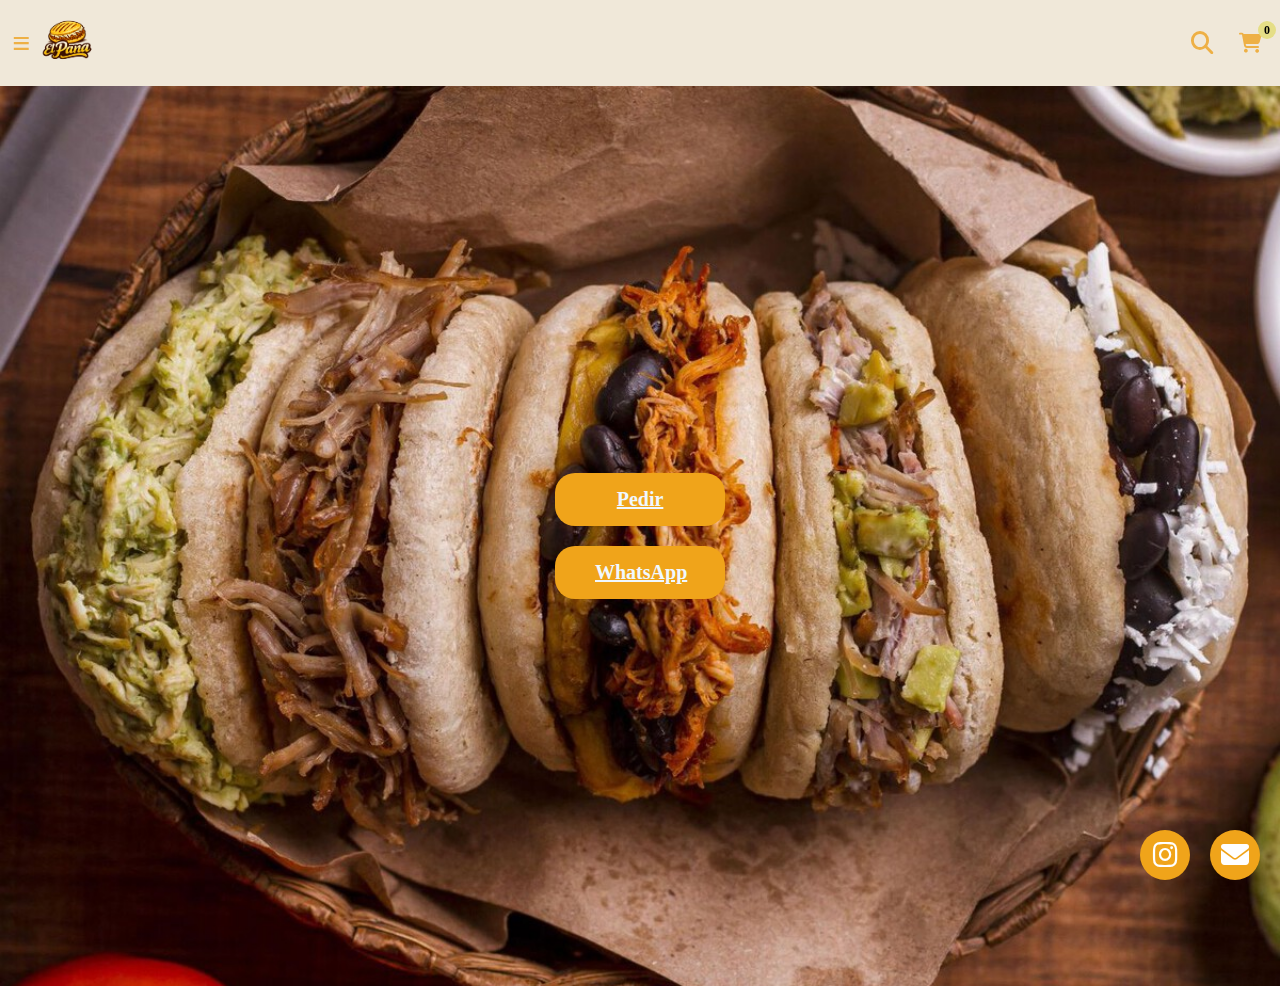
<file: index.html>
<!DOCTYPE html>
<html lang="es">
<head>
    <meta charset="UTF-8">
    <meta name="viewport" content="width=device-width, initial-scale=1.0">
    <title>El Pana</title>

    <link rel="stylesheet" href="styles.css">
    <link
        rel="stylesheet"
        href="https://cdnjs.cloudflare.com/ajax/libs/font-awesome/6.5.1/css/all.min.css">
    <link rel="icon" href="fotos\logo mini .png" type="image/png">
</head>

<body>

    <!-- HEADER DINÁMICO -->
    <div id="header-container"></div>

    <main class="profile">
        <div class="profile__data-container">
    <div class="carousel">
        <div class="carousel__track">
            <img class="carousel__img" src="fotos/1200_900.jpeg" alt="Arepas El Pana">
            <img class="carousel__img" src="fotos/arepas web principal 2.png" alt="Arepas El Pana">
            <img class="carousel__img" src="fotos/arepas web principal 3.png" alt="Arepas El Pana">
        </div>
    </div>

    <div class="profile__overlay">
        <a class="button" href="productos.html">Pedir</a>
        <a class="button" href="https://wa.me/5493516994795?text=Hola,%20quiero%20hacer%20un%20pedido" target="_blank">WhatsApp</a>
    </div>

    <div class="social-icons">
        <a href="https://www.instagram.com/" target="_blank"><i class="fa-brands fa-instagram"></i></a>
        <a href="mailto:elpanacba@gmail.com"><i class="fa-solid fa-envelope"></i></a>
    </div>
</div>


        </div>
    </main>

    <!-- MODAL HORARIOS -->
<dialog id="schedule-modal" class="modal">
    <div class="modal__content">
        <form method="dialog">
            <button class="modal__close-button" aria-label="Cerrar">
            ✕
            </button>
        </form>

        <h2 class="modal__title">Horarios</h2>
        <p class="modal__text">Lunes a Viernes: 11:00 – 23:00</p>
        <p class="modal__text">Sábados y Domingos: 12:00 – 00:00</p>
    </div>
</dialog>

    <script src="script.js"></script>
    <script>
    const track = document.querySelector('.carousel__track');
    const slides = document.querySelectorAll('.carousel__img');

    // Clonamos la primera imagen
    const firstClone = slides[0].cloneNode(true);
    track.appendChild(firstClone);

    let index = 0;
    const totalSlides = slides.length;
    const slideWidth = track.clientWidth;

    setInterval(() => {
        index++;
        track.style.transition = "transform 0.8s ease-in-out";
        track.style.transform = `translateX(-${index * 100}%)`;

        if (index === totalSlides) {
            setTimeout(() => {
                track.style.transition = "none";
                track.style.transform = "translateX(0)";
                index = 0;
            }, 800);
        }
    }, 3500);
    </script>
<script src="products-data.js"></script>
<script src="script.js"></script>

</body>
</html>
</file>
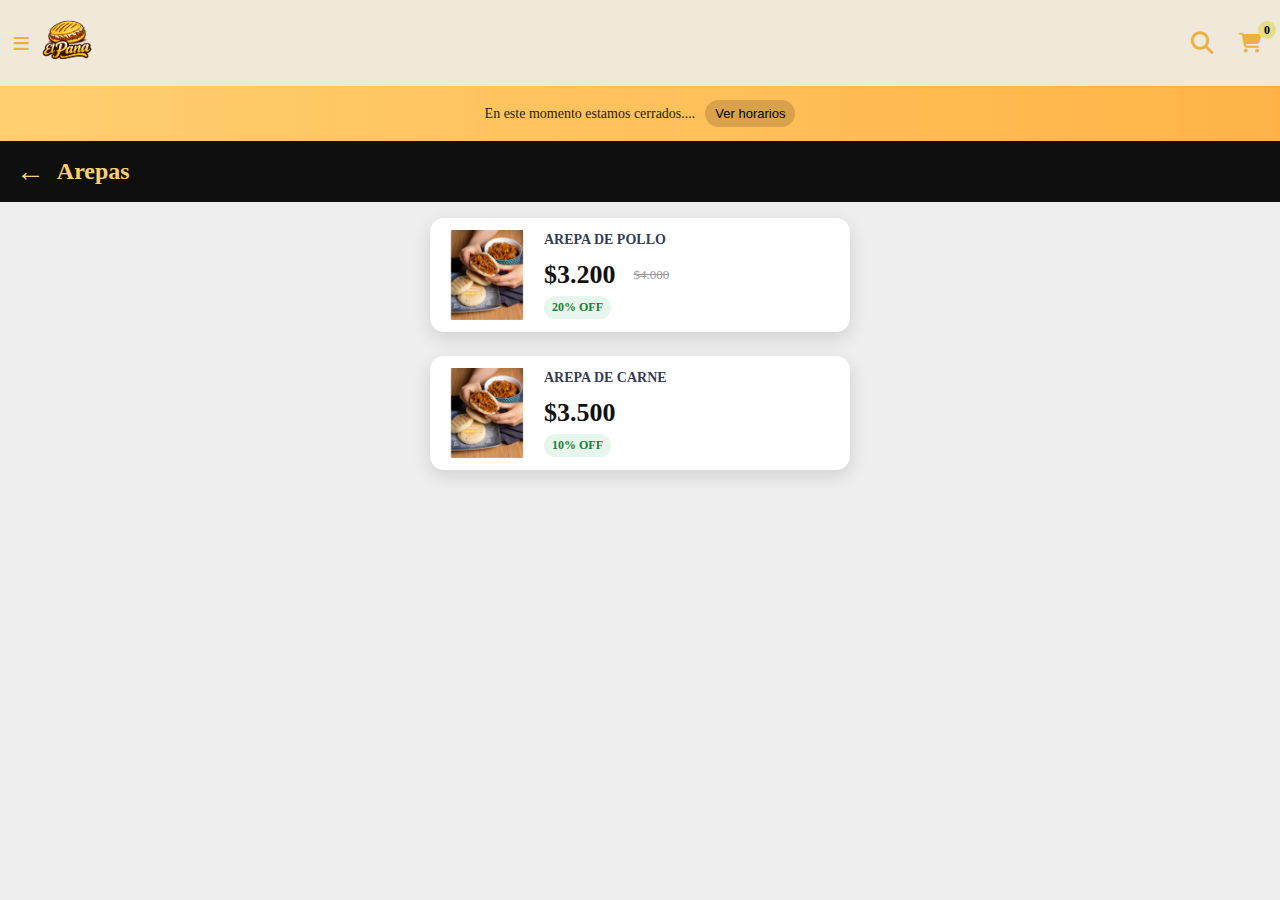
<file: arepassection.html>
<!DOCTYPE html>
<html lang="es">
<head>
    <meta charset="UTF-8">
    <meta name="viewport" content="width=device-width, initial-scale=1.0">
    <title>Arepas</title>

    <link rel="stylesheet" href="styles.css">
    <link rel="stylesheet" href="https://cdnjs.cloudflare.com/ajax/libs/font-awesome/6.5.1/css/all.min.css">
</head>
<body>

<div id="header-container"></div>

<div id="status-bar" class="status-bar hidden">
    <span>En este momento estamos cerrados....</span>
    <button id="open-schedule">Ver horarios</button>
</div>

<main class="product__page">

    <div class="section-titlearepa">
        <button class="back-button" onclick="history.back()">←</button>
        <h1>Arepas</h1>
    </div>

    <div class="product-list">

        <div class="product-row" data-id="arepa-pollo">
            <img src="fotos/arepa carne producto 1.png" alt="Arepa pollo">
            <div class="product-info">
                <h3>AREPA DE POLLO</h3>
                <div class="price">
                    <span class="price-current">$3.200</span>
                    <span class="price-old">$4.000</span>
                </div>
                <span class="discount">20% OFF</span>
            </div>
        </div>

        <div class="product-row" data-id="arepa-carne">
            <img src="fotos/arepa carne producto 1.png" alt="Arepa carne">
            <div class="product-info">
                <h3>AREPA DE CARNE</h3>
                <div class="price">
                    <span class="price-current">$3.500</span>
                </div>
                <span class="discount">10% OFF</span>
            </div>
        </div>

    </div>
</main>

<dialog id="schedule-modal">
    <div class="modal__content">
        <h2 class="modal__title">Horarios</h2>
        <p>Lunes a Viernes: 11:00 – 23:00</p>
        <p>Sábados y Domingos: 12:00 – 00:00</p>
        <button class="modal__close-button">✕</button>
    </div>
</dialog>

<!-- ORDEN CORRECTO -->
<script src="products-data.js"></script>
<script src="script.js"></script>

</body>
</html>

<script>
/* ===== HORARIOS ===== */
(function () {
    const statusBar = document.getElementById("status-bar");
    if (!statusBar) return;

    function isOpenNow() {
        const now = new Date();
        const day = now.getDay();

        let openHour = (day >= 1 && day <= 5) ? 11 : 12;
        let closeHour = (day >= 1 && day <= 5) ? 23 : 24;

        const openTime = new Date(now);
        openTime.setHours(openHour, 0, 0, 0);

        const closeTime = new Date(now);
        closeTime.setHours(closeHour, 0, 0, 0);

        return now >= openTime && now < closeTime;
    }

    if (!isOpenNow()) {
        statusBar.classList.remove("hidden");
    }

    document.getElementById("open-schedule")?.addEventListener("click", e => {
        e.preventDefault();
        document.getElementById("schedule-modal").showModal();
    });
})();
</script>

<script>
/* ===== BUSCADOR UNIVERSAL ===== */
const params = new URLSearchParams(window.location.search);
const searchValue = params.get("search");

if (searchValue) {
    const products = document.querySelectorAll(".product-row");
    const value = searchValue.toLowerCase();

    products.forEach(product => {
        const text = product.textContent.toLowerCase();
        product.style.display = text.includes(value) ? "flex" : "none";
    });
}
</script>

</body>
</html>
</file>
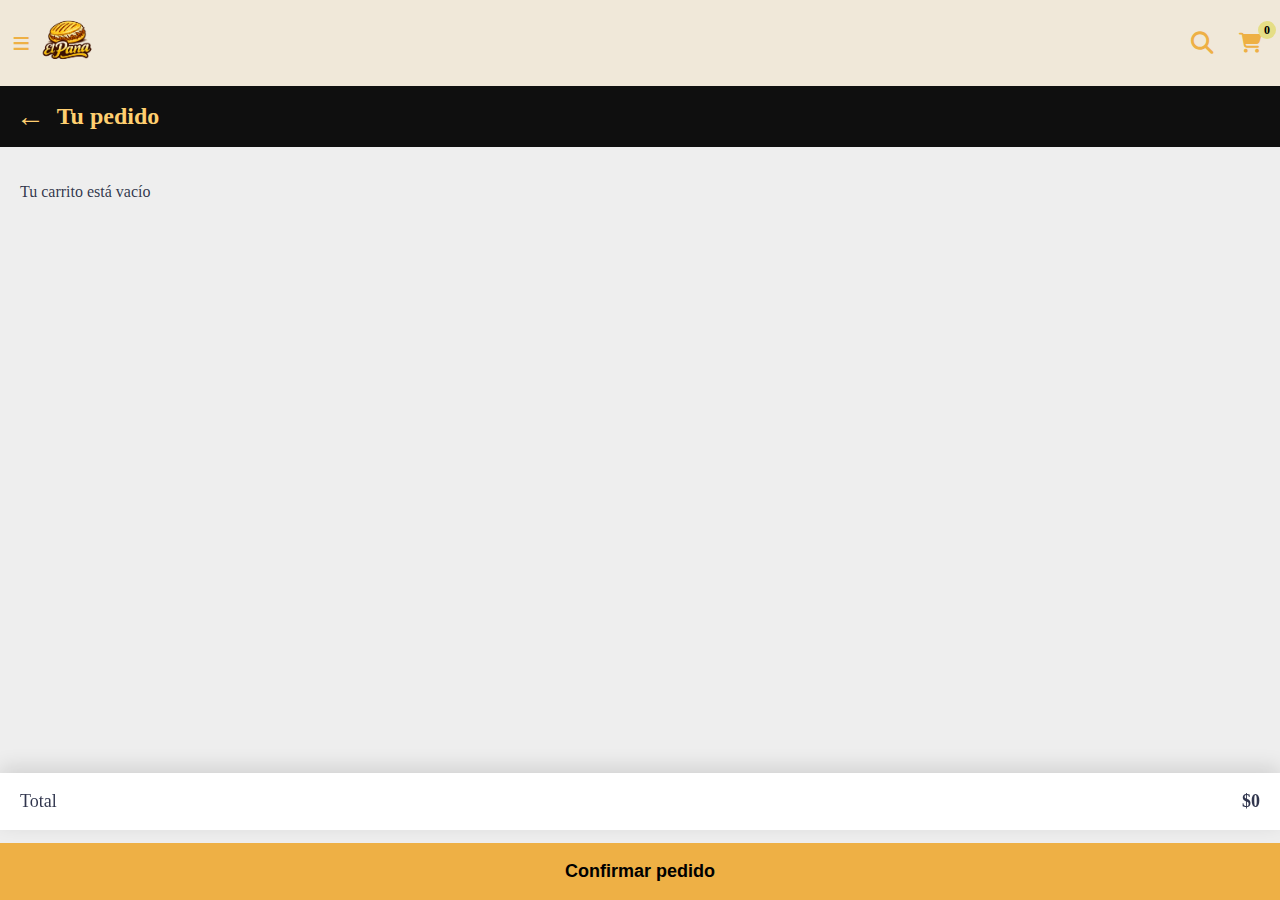
<file: carrito.html>
<!DOCTYPE html>
<html lang="es">
<head>
    <meta charset="UTF-8">
    <title>Tu pedido</title>
    <meta name="viewport" content="width=device-width, initial-scale=1.0">
    <link rel="stylesheet" href="styles.css">
    <link rel="stylesheet" href="https://cdnjs.cloudflare.com/ajax/libs/font-awesome/6.5.1/css/all.min.css">
</head>

<body>

<div id="header-container"></div>

<main class="cart-page">

    <div class="section-titlearepa">
        <button class="back-button" onclick="history.back()">←</button>
        <h1>Tu pedido</h1>
    </div>

    <div id="cart-list"></div>

    <div class="cart-summary">
        <span>Total</span>
        <strong id="cart-total">$0</strong>
    </div>

    <button class="confirm-button" id="confirm-order">
        Confirmar pedido
    </button>

</main>

<script src="products-data.js"></script>
<script src="script.js"></script>

<script>
/* ================= HEADER ================= */
fetch("header.html")
    .then(r => r.text())
    .then(html => {
        document.getElementById("header-container").innerHTML = html;
        updateCartCount();
    });

/* ================= CARRITO ================= */
const cartList = document.getElementById("cart-list");
const totalEl = document.getElementById("cart-total");

function getCart() {
    return JSON.parse(localStorage.getItem("cart")) || [];
}

function saveCart(cart) {
    localStorage.setItem("cart", JSON.stringify(cart));
    renderCart();
    updateCartCount();
}

/* ================= CONTADOR HEADER ================= */
function updateCartCount() {
    const el = document.getElementById("cart-count");
    if (!el) return;
    const cart = getCart();
    el.textContent = cart.reduce((sum, i) => sum + i.quantity, 0);
}

/* ================= RENDER ================= */
function renderCart() {
    const cart = getCart();
    cartList.innerHTML = "";

    if (cart.length === 0) {
        cartList.innerHTML = "<p style='padding:20px'>Tu carrito está vacío</p>";
        totalEl.textContent = "$0";
        return;
    }

    let total = 0;

    cart.forEach((item, index) => {
        const subtotal = item.priceUnit * item.quantity;
        total += subtotal;

        const div = document.createElement("div");
        div.className = "cart-item";

        div.innerHTML = `
            <div class="cart-item-info">
                <h3>${item.name}</h3>

                ${item.salsa ? `<p><strong>Salsa:</strong> ${item.salsa}</p>` : ""}

                ${item.rellenos && item.rellenos.length
                    ? `<p><strong>Extras:</strong> ${item.rellenos.join(", ")}</p>`
                    : ""}

                ${item.note ? `<p><em>${item.note}</em></p>` : ""}
            </div>

            <div class="cart-item-actions">
                <button onclick="changeQty(${index}, -1)">−</button>
                <span>${item.quantity}</span>
                <button onclick="changeQty(${index}, 1)">+</button>
            </div>

            <div class="cart-item-price">
                $${subtotal}
                <button class="remove-btn" onclick="removeItem(${index})">✕</button>
            </div>
        `;

        cartList.appendChild(div);
    });

    totalEl.textContent = `$${total}`;
}

/* ================= CANTIDAD ================= */
function changeQty(index, delta) {
    const cart = getCart();
    cart[index].quantity += delta;

    if (cart[index].quantity <= 0) {
        cart.splice(index, 1);
    }

    saveCart(cart);
}

function removeItem(index) {
    const cart = getCart();
    cart.splice(index, 1);
    saveCart(cart);
}

/* ================= CONFIRMAR ================= */
document.getElementById("confirm-order").addEventListener("click", () => {
    if (getCart().length === 0) {
        alert("El carrito está vacío");
        return;
    }
    window.location.href = "checkout.html";
});

renderCart();
</script>

</body>
</html>
</file>
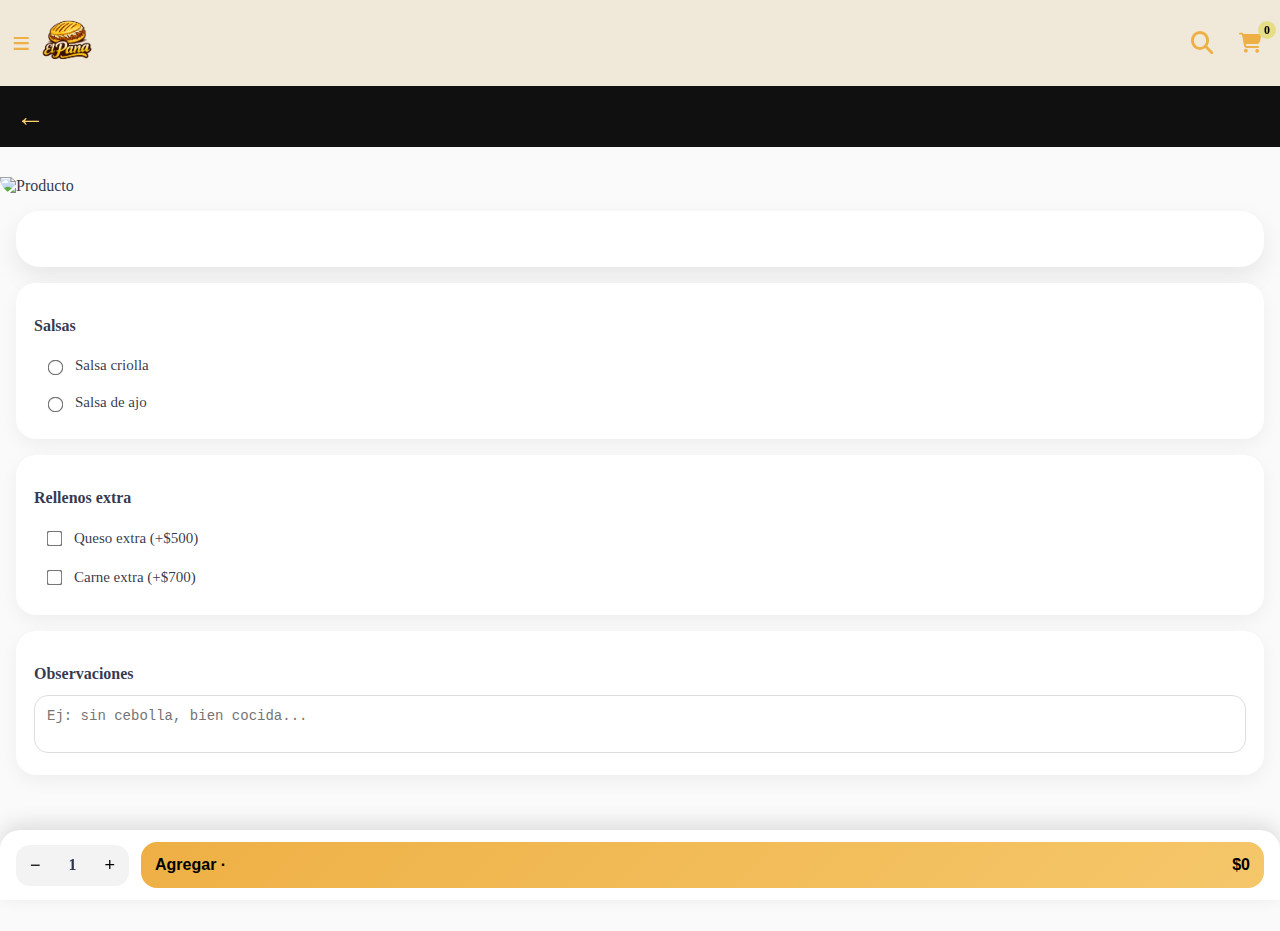
<file: detalleproductos.html>
<!DOCTYPE html>
<html lang="es">
<head>
    <meta charset="UTF-8">
    <title>Detalle Producto</title>
    <meta name="viewport" content="width=device-width, initial-scale=1.0">
    <link rel="stylesheet" href="styles.css">
    <link rel="stylesheet" href="https://cdnjs.cloudflare.com/ajax/libs/font-awesome/6.5.1/css/all.min.css">
</head>

<body>

<div id="header-container"></div>

<main class="product-detail">

    <!-- HEADER PRODUCTO -->
    <div class="section-titlearepa">
        <button class="back-button" onclick="history.back()">←</button>
        <h1 id="product-name"></h1>
    </div>

    <!-- IMAGEN -->
    <div class="product-image">
        <img id="product-img" alt="Producto">
    </div>

    <!-- INFO -->
    <div class="product-info-detail">
        <p id="product-desc"></p>

        <div class="price">
            <span class="price-current" id="base-price"></span>
        </div>
    </div>

    <!-- SALSAS -->
    <div class="options">
        <h3>Salsas</h3>
        <label><input type="radio" name="salsa" value="Criolla"> Salsa criolla</label>
        <label><input type="radio" name="salsa" value="Ajo"> Salsa de ajo</label>
    </div>

    <!-- RELLENOS -->
    <div class="options">
        <h3>Rellenos extra</h3>
        <label>
            <input type="checkbox" value="Queso extra" data-price="500">
            Queso extra (+$500)
            </label>

            <label>
            <input type="checkbox" value="Carne extra" data-price="700">
            Carne extra (+$700)
            </label>

    </div>

    <!-- OBSERVACIONES -->
    <div class="observations">
        <h3>Observaciones</h3>
        <textarea id="note" placeholder="Ej: sin cebolla, bien cocida..."></textarea>
    </div>

</main>

<!-- BARRA FIJA -->
<div class="add-bar">
    <div class="quantity">
        <button id="minus">−</button>
        <span id="qty">1</span>
        <button id="plus">+</button>
    </div>

    <button class="add-button">
        Agregar · <span id="total-price">$0</span>
    </button>
</div>

<!-- MODAL -->
<dialog id="cart-modal" class="cart-modal">
    <button class="cart-modal__close" onclick="closeCart()">×</button>
    <h3>Tu pedido</h3>
    <div id="cart-summary"></div>

    <div class="cart-actions">
        <button onclick="closeCart()">Seguir comprando</button>
        <button onclick="goToCheckout()">Confirmar pedido</button>
    </div>
</dialog>

<script src="products-data.js"></script>
<script src="script.js"></script>

<script>

/* ================= PRODUCTO ================= */
const params = new URLSearchParams(window.location.search);
const id = params.get("id");
const product = PRODUCTS.find(p => p.id === id);

let quantity = 1;
const basePrice = product.price;

document.getElementById("product-name").textContent = product.name;
document.getElementById("product-desc").textContent = product.description;
document.getElementById("product-img").src = product.image;
document.getElementById("base-price").textContent = `$${basePrice}`;

const qtyEl = document.getElementById("qty");

/* ================= CANTIDAD ================= */
plus.onclick = () => {
    quantity++;
    qtyEl.textContent = quantity;
    updatePrice();
};

minus.onclick = () => {
    if (quantity > 1) {
        quantity--;
        qtyEl.textContent = quantity;
        updatePrice();
    }
};

/* ================= PRECIO ================= */
document.querySelectorAll("input").forEach(i =>
    i.addEventListener("change", updatePrice)
);

function updatePrice() {
    let extras = 0;
    document.querySelectorAll("input[type='checkbox']:checked")
        .forEach(i => extras += Number(i.dataset.price));

    const total = (basePrice + extras) * quantity;
    document.getElementById("total-price").textContent = `$${total}`;
}

updatePrice();

/* ================= CARRITO ================= */
function getCart() {
    return JSON.parse(localStorage.getItem("cart")) || [];
}

function saveCart(cart) {
    localStorage.setItem("cart", JSON.stringify(cart));
    updateCartCount();
}

function updateCartCount() {
    const el = document.getElementById("cart-count");
    if (!el) return;
    const cart = getCart();
    el.textContent = cart.reduce((s, p) => s + p.quantity, 0);
}

/* ================= AGREGAR ================= */
document.querySelector(".add-button").onclick = () => {
    const cart = getCart();

    const salsa =
        document.querySelector("input[name='salsa']:checked")?.value || "Sin salsa";

    const rellenos = [...document.querySelectorAll("input[type='checkbox']:checked")]
        .map(i => i.parentElement.textContent.trim());

    const extrasPrice = [...document.querySelectorAll("input[type='checkbox']:checked")]
        .reduce((s, i) => s + Number(i.dataset.price), 0);

    cart.push({
        id: product.id,
        name: product.name,
        priceUnit: basePrice + extrasPrice,
        quantity: quantity,
        salsa,
        rellenos,
        note: document.getElementById("note").value
    });

    saveCart(cart);
    renderCart(cart);
    document.getElementById("cart-modal").showModal();
};

/* ================= MODAL ================= */
function renderCart(cart) {
    const box = document.getElementById("cart-summary");
    box.innerHTML = "";

    cart.forEach(p => {
        box.innerHTML += `
            <div class="cart-item">
                <strong>${p.quantity}× ${p.name}</strong>
                <div>${p.salsa}</div>
                ${p.rellenos.length ? `<small>${p.rellenos.join(", ")}</small>` : ""}
                <div>$${p.priceUnit * p.quantity}</div>
            </div>
        `;
    });
}

function closeCart() {
    document.getElementById("cart-modal").close();
}

function goToCheckout() {
    window.location.href = "carrito.html";
}
</script>

</body>
</html>
</file>
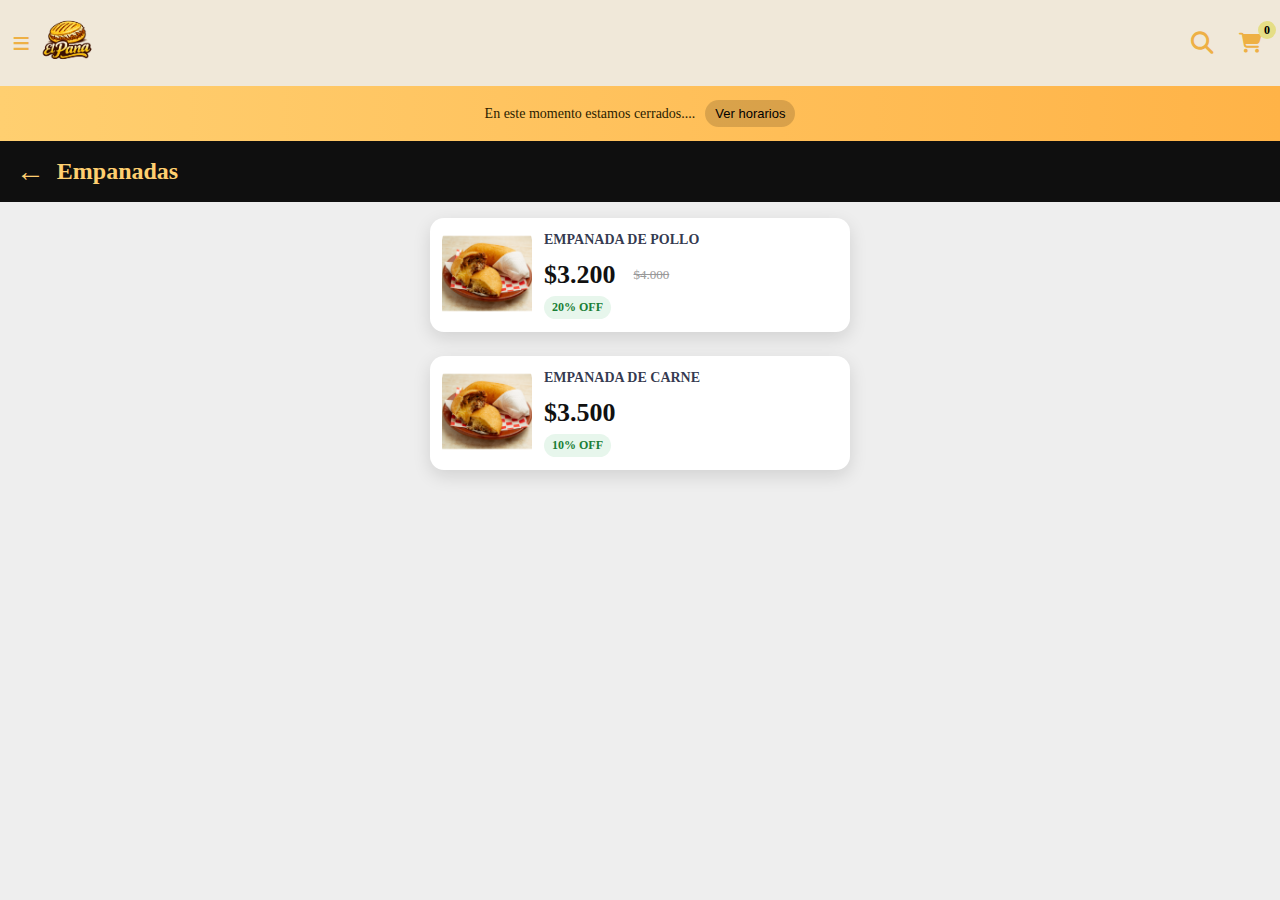
<file: empanadassection.html>
<!DOCTYPE html>
<html lang="es">
<head>
    <meta charset="UTF-8">
    <meta name="viewport" content="width=device-width, initial-scale=1.0">
    <title>Empanadas</title>

    <link rel="stylesheet" href="styles.css">
    <link rel="stylesheet" href="https://cdnjs.cloudflare.com/ajax/libs/font-awesome/6.5.1/css/all.min.css">
</head>
<body>

<div id="header-container"></div>

<div id="status-bar" class="status-bar hidden">
    <span>En este momento estamos cerrados....</span>
    <button class="schedule" id="open-schedule">Ver horarios</button>
</div>

<main class="product__page">

    <div class="section-titlearepa">
        <button class="back-button" onclick="history.back()">←</button>
        <h1>Empanadas</h1>
    </div>

    <div class="product-list">

        <div class="product-row" data-id="empanada-pollo">
            <img src="fotos\empanada carne 1.png" alt="Empanada-pollo">
            <div class="product-info">
                <h3>EMPANADA DE POLLO</h3>
                <div class="price">
                    <span class="price-current">$3.200</span>
                    <span class="price-old">$4.000</span>
                </div>
                <span class="discount">20% OFF</span>
            </div>
        </div>

        <div class="product-row" data-id="empanada-carne">
            <img src="fotos\empanada carne 1.png" alt="Empanada-carne">
            <div class="product-info">
                <h3>EMPANADA DE CARNE</h3>
                <div class="price">
                    <span class="price-current">$3.500</span>
                </div>
                <span class="discount">10% OFF</span>
            </div>
        </div>

    </div>
</main>

<dialog id="schedule-modal">
    <div class="modal__content">
        <h2 class="modal__title">Horarios</h2>
        <p>Lunes a Viernes: 11:00 – 23:00</p>
        <p>Sábados y Domingos: 12:00 – 00:00</p>
        <button class="modal__close-button">✕</button>
    </div>
</dialog>

<!-- ORDEN CORRECTO -->
<script src="products-data.js"></script>
<script src="script.js"></script>

</body>
</html>

<script>
/* ===== HORARIOS ===== */
(function () {
    const statusBar = document.getElementById("status-bar");
    if (!statusBar) return;

    function isOpenNow() {
        const now = new Date();
        const day = now.getDay();

        let openHour = (day >= 1 && day <= 5) ? 11 : 12;
        let closeHour = (day >= 1 && day <= 5) ? 23 : 24;

        const openTime = new Date(now);
        openTime.setHours(openHour, 0, 0, 0);

        const closeTime = new Date(now);
        closeTime.setHours(closeHour, 0, 0, 0);

        return now >= openTime && now < closeTime;
    }

    if (!isOpenNow()) {
        statusBar.classList.remove("hidden");
    }

    document.getElementById("open-schedule")?.addEventListener("click", e => {
        e.preventDefault();
        document.getElementById("schedule-modal").showModal();
    });
})();
</script>

<script>
/* ===== BUSCADOR UNIVERSAL ===== */
const params = new URLSearchParams(window.location.search);
const searchValue = params.get("search");

if (searchValue) {
    const products = document.querySelectorAll(".product-row");
    const value = searchValue.toLowerCase();

    products.forEach(product => {
        const text = product.textContent.toLowerCase();
        product.style.display = text.includes(value) ? "flex" : "none";
    });
}
</script>

</body>
</html>
</file>
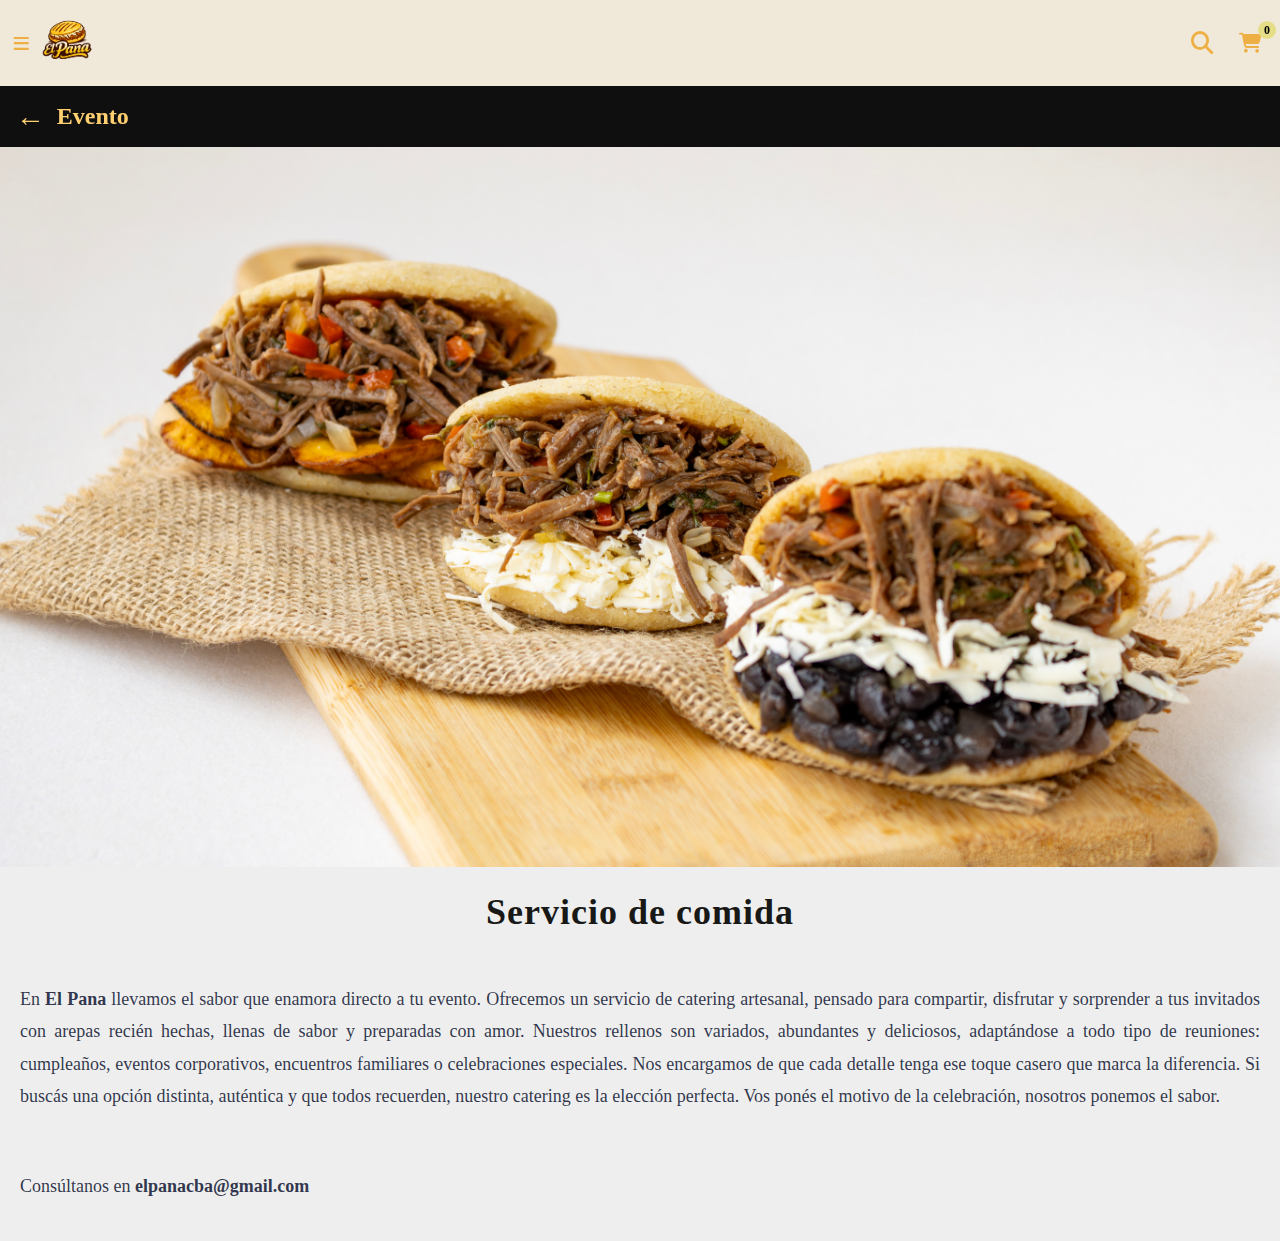
<file: evento.html>
<!DOCTYPE html>
<html lang="es">
<head>
    <meta charset="UTF-8">
    <meta name="viewport" content="width=device-width, initial-scale=1.0">
    <title>Eventos</title>
    <link rel="stylesheet" href="styles.css">
    <link rel="stylesheet" href="https://cdnjs.cloudflare.com/ajax/libs/font-awesome/6.5.1/css/all.min.css">
</head>
<body>
    <div id="header-container"></div>

    <main class="event">
    <div class="section-titlearepa">
        <button class="back-button" onclick="history.back()">←</button>
        <h1>Evento</h1>
    </div>

        <img class="page__img" src="fotos\arepas web principal 7- eventos.png" alt="Preparación de arepas">
        <h1 class="title__img">Servicio de comida</h1>
        <p class="text__img">
            En <strong>El Pana</strong> llevamos el sabor que enamora directo a tu evento.
Ofrecemos un servicio de catering artesanal, pensado para compartir, disfrutar y sorprender a tus invitados con arepas recién hechas, llenas de sabor y preparadas con amor.

Nuestros rellenos son variados, abundantes y deliciosos, adaptándose a todo tipo de reuniones: cumpleaños, eventos corporativos, encuentros familiares o celebraciones especiales. Nos encargamos de que cada detalle tenga ese toque casero que marca la diferencia.

Si buscás una opción distinta, auténtica y que todos recuerden, nuestro catering es la elección perfecta.
Vos ponés el motivo de la celebración, nosotros ponemos el sabor.

<p class="text__img">Consúltanos en <strong> elpanacba@gmail.com </strong></p>
        </p>

    <script src="script.js"></script>
    </main>
    <dialog id="schedule-modal">
    <div class="modal__content">
        <h2 class="modal__title">Horarios</h2>
        <p class="modal__text">Lunes a Viernes: 11:00 – 23:00</p>
        <p class="modal__text">Sábados y Domingos: 12:00 – 00:00</p>
        <button class="modal__close-button">✕</button>
    </div>
</dialog>
<script src="products-data.js"></script>
<script src="script.js"></script>

</body>
</html>
</file>
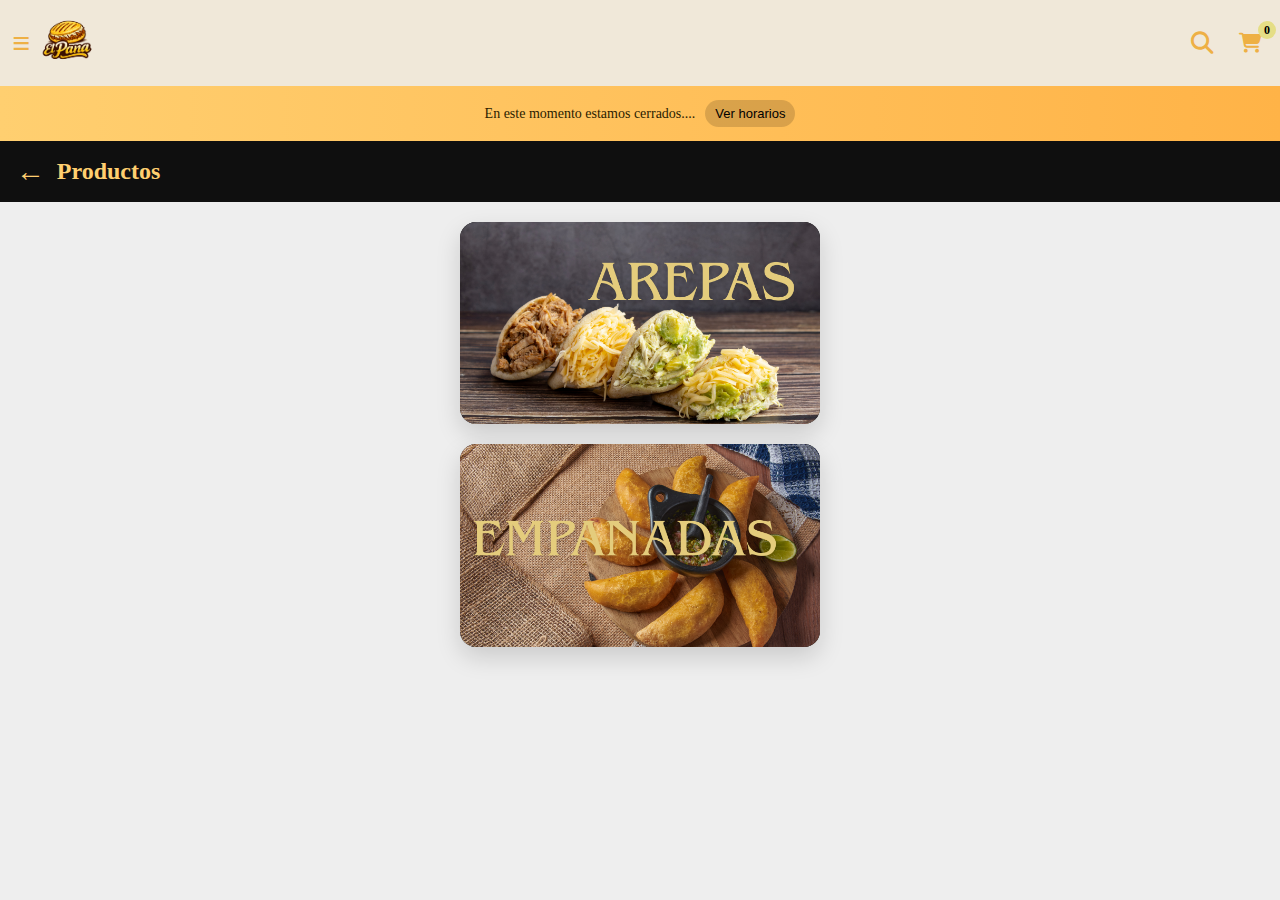
<file: productos.html>
<!DOCTYPE html>
<html lang="es">
<head>
    <meta charset="UTF-8">
    <meta name="viewport" content="width=device-width, initial-scale=1.0">
    <title>Productos</title>
    <link rel="stylesheet" href="styles.css">
    <link rel="stylesheet" href="https://cdnjs.cloudflare.com/ajax/libs/font-awesome/6.5.1/css/all.min.css">
</head>
<body>
    <div id="header-container"></div>
    <div id="status-bar" class="status-bar hidden">
        <span>En este momento estamos cerrados....</span>
        <button id="open-schedule" >Ver horarios</button>
    </div>
    

    <main class="product__page">

    <div class="section-titlearepa">
        <button class="back-button" onclick="history.back()">←</button>
        <h1>Productos</h1>
    </div>

        <div class="product__">
            <a href="arepassection.html" class="product__link">
                <div class="product__img">
                    <img src="fotos/producto arepas 1.png" alt="imagen arepas">
                </div>
            </a>
            <a href="empanadassection.html" class="product__link">
                <div class="product__img">
                    <img src="fotos\empanadas producto.png" alt="imagen arepas">
                </div>
            </a>
        </div>

    </main>

    <dialog id="schedule-modal">
    <div class="modal__content">
        <h2 class="modal__title">Horarios</h2>
        <p class="modal__text">Lunes a Viernes: 11:00 – 23:00</p>
        <p class="modal__text">Sábados y Domingos: 12:00 – 00:00</p>
        <button class="modal__close-button">✕</button>
    </div>
</dialog>
<script src="products-data.js"></script>
<script src="script.js"></script>

<script>
    (function () {
        const statusBar = document.getElementById("status-bar");
        if (!statusBar) return;

        function isOpenNow() {
            const now = new Date();
            const day = now.getDay();

            let openHour, closeHour;

            if (day >= 1 && day <= 5) {
                openHour = 11;
                closeHour = 23;
            } else {
                openHour = 12;
                closeHour = 24;
            }

            const openTime = new Date(now);
            openTime.setHours(openHour, 0, 0, 0);

            const closeTime = new Date(now);
            closeTime.setHours(closeHour, 0, 0, 0);

            return now >= openTime && now < closeTime;
        }

        if (!isOpenNow()) {
            statusBar.classList.remove("hidden");
        }

        const openSchedule = document.getElementById("open-schedule");
        const modal = document.getElementById("schedule-modal");

        if (openSchedule && modal) {
            openSchedule.addEventListener("click", function (e) {
                e.preventDefault();
                modal.showModal();
            });
        }
    })();
    </script>

</body>
</html>
</file>
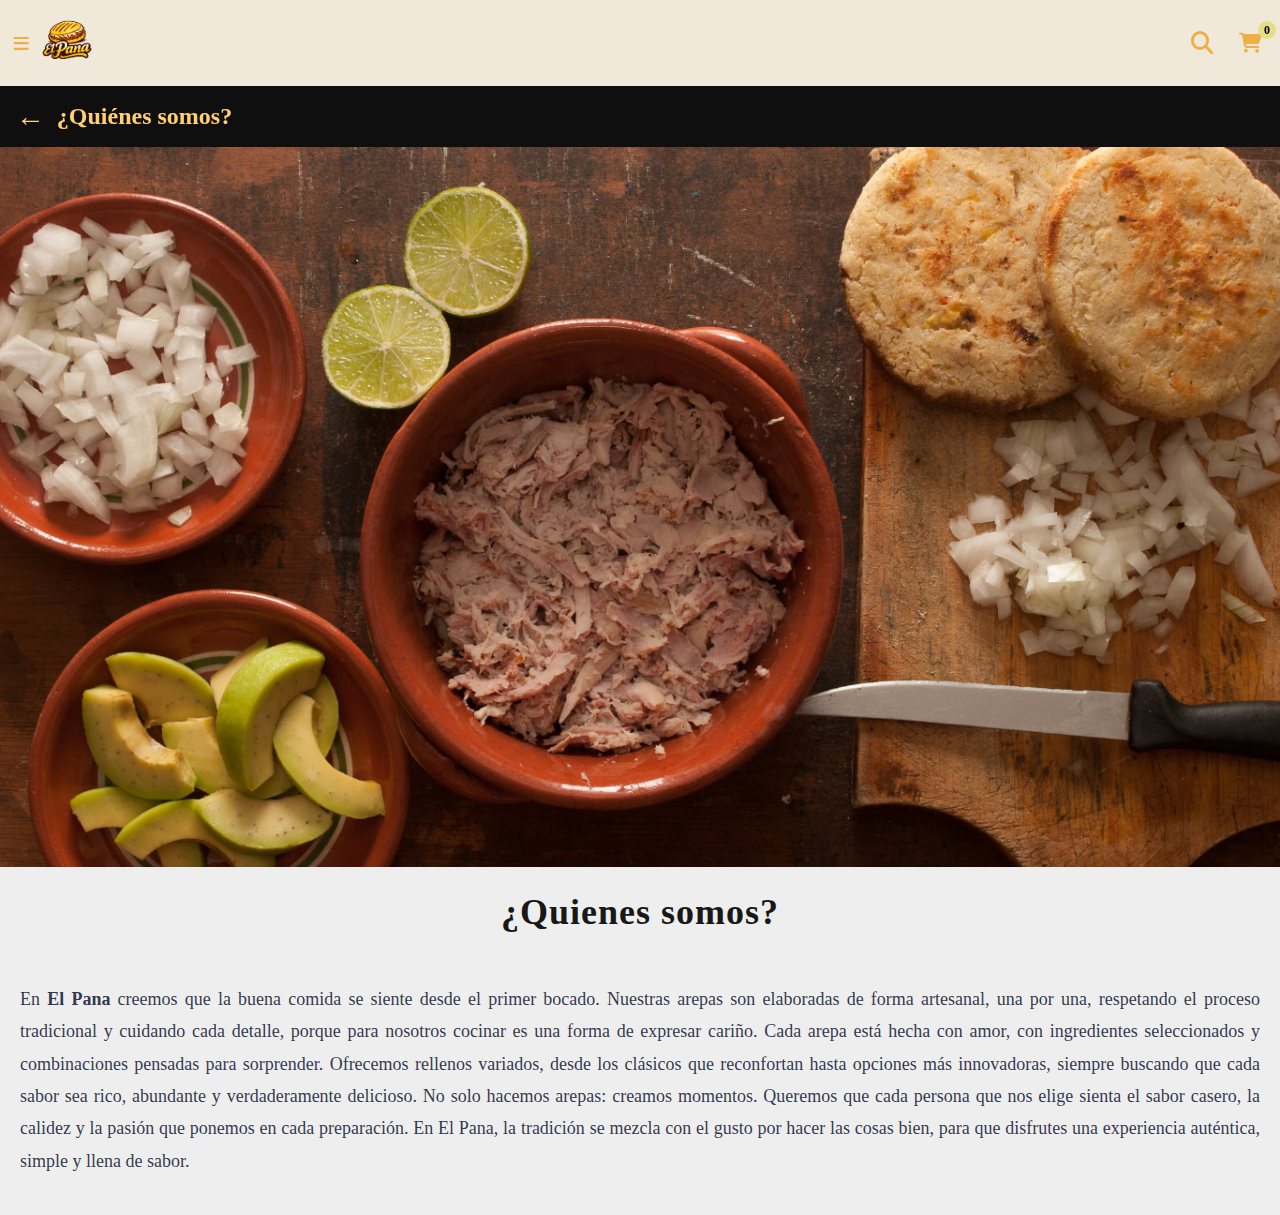
<file: quienessomos.html>
<!DOCTYPE html>
<html lang="es">
<head>
    <meta charset="UTF-8">
    <meta name="viewport" content="width=device-width, initial-scale=1.0">
    <title>¿Quienes somos?</title>
    <link rel="stylesheet" href="styles.css">
    <link rel="stylesheet" href="https://cdnjs.cloudflare.com/ajax/libs/font-awesome/6.5.1/css/all.min.css">
</head>
<body>
    <div id="header-container"></div>

    <main class="page">
    <div class="section-titlearepa">
        <button class="back-button" onclick="history.back()">←</button>
        <h1>¿Quiénes somos?</h1>
    </div>

        <img class="page__img" src="fotos\arepas web principal 6- quienes somos.png" alt="Preparación de arepas">
        <h1 class="title__img">¿Quienes somos?</h1>
        <p class="text__img">
            En <strong>El Pana</strong> creemos que la buena comida se siente desde el primer bocado. Nuestras arepas son elaboradas de forma artesanal, una por una, respetando el proceso tradicional y cuidando cada detalle, porque para nosotros cocinar es una forma de expresar cariño.
            Cada arepa está hecha con amor, con ingredientes seleccionados y combinaciones pensadas para sorprender. Ofrecemos rellenos variados, desde los clásicos que reconfortan hasta opciones más innovadoras, siempre buscando que cada sabor sea rico, abundante y verdaderamente delicioso.
            No solo hacemos arepas: creamos momentos. Queremos que cada persona que nos elige sienta el sabor casero, la calidez y la pasión que ponemos en cada preparación. En El Pana, la tradición se mezcla con el gusto por hacer las cosas bien, para que disfrutes una experiencia auténtica, simple y llena de sabor.
        </p>

    <script src="script.js"></script>
    </main>
    <dialog id="schedule-modal">
    <div class="modal__content">
        <h2 class="modal__title">Horarios</h2>
        <p class="modal__text">Lunes a Viernes: 11:00 – 23:00</p>
        <p class="modal__text">Sábados y Domingos: 12:00 – 00:00</p>
        <button class="modal__close-button">✕</button>
    </div>
</dialog>
<script src="products-data.js"></script>
<script src="script.js"></script>

</body>
</html>
</file>
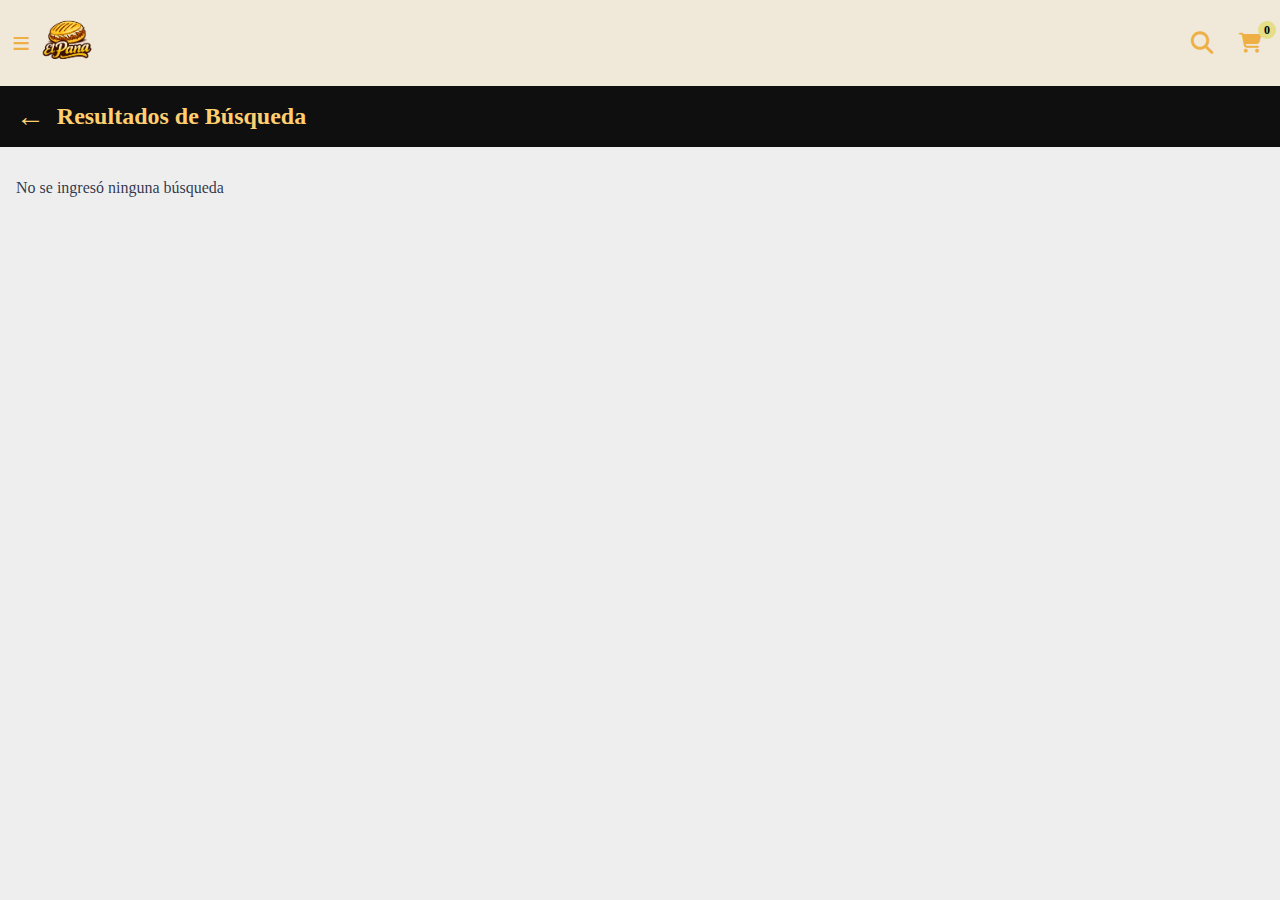
<file: resultados.html>
<!DOCTYPE html>
<html lang="es">
<head>
    <meta charset="UTF-8">
    <title>Resultados de búsqueda</title>
    <link rel="stylesheet" href="styles.css">
    <link rel="stylesheet" href="https://cdnjs.cloudflare.com/ajax/libs/font-awesome/6.5.1/css/all.min.css">
</head>

<body>
    <div id="header-container"></div>
    <main class="product__page">

        <div class="section-titlearepa">
            <button class="back-button" onclick="history.back()">←</button>
            <h1>Resultados de Búsqueda</h1>
        </div>

        <div class="product-list" id="results"></div>

    <dialog id="schedule-modal">
        <div class="modal__content">
            <h2 class="modal__title">Horarios</h2>
            <p>Lunes a Viernes: 11:00 – 23:00</p>
            <p>Sábados y Domingos: 12:00 – 00:00</p>
            <button class="modal__close-button">✕</button>
        </div>
    </dialog>


</main>

<script src="products-data.js"></script>
<script src="script.js"></script>


<script>


document.addEventListener("DOMContentLoaded", () => {

    const params = new URLSearchParams(window.location.search);
    const value = params.get("search");

    const container = document.getElementById("results");

    if (!value) {
        container.innerHTML = "<p>No se ingresó ninguna búsqueda</p>";
        return;
    }

    const search = value.toLowerCase();

    const matches = PRODUCTS.filter(p =>
        p.name.toLowerCase().includes(search)
    );

    if (matches.length === 0) {
        container.innerHTML = "<p>No se encontraron productos</p>";
        return;
    }

    container.innerHTML = "";

    matches.forEach(p => {
        container.innerHTML += `
            <div class="product-row" onclick="location.href='detalleproductos.html?id=${p.id}'">
                <img src="${p.image}" alt="${p.name}">
                <div class="product-info">
                    <h3>${p.name}</h3>
                    <div class="price">
                        <span class="price-current">$${p.price}</span>
                    </div>
                </div>
            </div>
        `;
    });
});
</script>

</body>
</html>
</file>
<file: styles.css>
* {
    box-sizing: border-box;
}

body {
    font-family: 'Times New Roman', Times, serif;
    background-color: rgb(238, 238, 238);
    color: #101632dd;
    padding-top: 72px;
}

body, div, ul, nav, header, footer, a, li, label, button {
    margin: 0;
    padding: 0;
}

/* ================= HEADER ================= */
.header {
    display: flex;
    justify-content: space-between;
    align-items: center;
    background-color: #f0e7d8ef;
    padding: 0 12px;
    top: 0;
    z-index: 1001;

}

#header-container {
    position: sticky;
    top: 0;
    z-index: 1001;
}
.schedule {
    color: #000
}


/* Checkbox oculto */
.header__checkbox {
    display: none;
}

/* ===== BLOQUE IZQUIERDO (MENÚ + LOGO) ===== */
.header__logo-container {
    display: flex;
    align-items: center;
    gap: 10px;
}

/* Botón menú hamburguesa */
.header__open-nav-button {
    color: rgb(238, 176, 69);
    font-size: 2.4rem;
    font-weight: 600;
    cursor: pointer;
    user-select: none;
}

/* Logo */
.header__logo-container a {
    display: inline-block;
}

.header__logo {
    width: 56px;
    max-width: 100%;
    margin: 8px 0;
}

/* ================= ACCIONES DERECHA (BUSCADOR + CARRITO) ================= */
.header__actions {
    display: flex;
    align-items: center;
    gap: 14px;
}

/* LUPA */
.header__search-icon {
    cursor: pointer;
    font-size: 1.4rem;
    color: rgb(238, 176, 69);
    display: flex;
    align-items: center;
    justify-content: center;
    padding: 6px;
}

/* CARRITO */
.header__cart {
    position: relative;
    font-size: 20px;
    cursor: pointer;
    color: rgb(238, 176, 69);
    display: flex;
    align-items: center;
    justify-content: center;
    padding: 6px;
}

.cart-count {
    position: absolute;
    top: -6px;
    right: -8px;
    background: #e5de86;
    color: #000;
    font-size: 12px;
    font-weight: bold;
    border-radius: 50%;
    min-width: 18px;
    height: 18px;
    display: flex;
    align-items: center;
    justify-content: center;
}

/* ================= NAV FULLSCREEN ================= */
.header__nav {
    display: none;
    background-color: #f0e7d8ef;
    position: fixed;
    inset: 0;
    z-index: 2000;
}

/* Mostrar menú */
.header__checkbox:checked ~ .header__nav {
    display: flex;
}

/* Lista del menú */
.header__nav-list {
    display: flex;
    flex-direction: column;
    justify-content: space-evenly;
    align-items: center;
    height: 60vh;
    width: 100%;
    margin: auto;
    font-size: 20px;
}

/* Items */
.header__nav-item {
    list-style: none;
}

.header__nav-item a {
    color: rgb(238, 176, 69);
    text-decoration: none;
    font-size: 1.2rem;
}

.header__nav-item a:hover {
    text-decoration: none;
}
.header__open-nav-button {
    position: relative;
    z-index: 3000;
}


/* ================= BUSCADOR ================= */
.search-bar {
    position: fixed;
    top: 72px;
    left: 0;
    width: 100%;
    display: none;
    padding: 10px;
    background: #f0e7d8ef;
    z-index: 3500;
}

/* ACTIVO */
.search-bar--active {
    display: block;
}

.search-bar input {
    width: 100%;
    padding: 10px;
    border-radius: 20px;
    border: none;
    outline: none;
}


/* ================= STATUS BAR ================= */
.status-bar {
    background-color: #e74c3c;
    color: #000;
    padding: 10px;
    text-align: center;
}

.status-bar.hidden {
    display: none;
}

/* ================= PRODUCTOS ================= */
.product__page {
    padding: 16px;
}

.section-title {
    margin-bottom: 12px;
}

.section-title h1 {
    font-size: 1.6rem;
}

/* Lista de productos */
.product-list {
    display: flex;
    flex-direction: column;
    gap: 12px;
}

/* Card producto */
.product-row {
    display: flex;
    align-items: center;
    gap: 12px;
    background-color: white;
    border-radius: 12px;
    padding: 10px;
    cursor: pointer;
    box-shadow: 0 2px 6px rgba(0,0,0,0.1);
}

.product-row img {
    width: 90px;
    height: 90px;
    object-fit: cover;
    border-radius: 10px;
}

/* Info producto */
.product-info {
    flex: 1;
}

.product-info h3 {
    font-size: 1rem;
    margin-bottom: 4px;
}

/* Precios */
.price {
    display: flex;
    gap: 8px;
    align-items: center;
}

.price-current {
    font-weight: bold;
}

.price-old {
    text-decoration: line-through;
    color: gray;
    font-size: 0.9rem;
}

/* Descuento */
.discount {
    display: inline-block;
    margin-top: 4px;
    font-size: 0.8rem;
    color: #e74c3c;
    font-weight: bold;
}

/* ================= MODAL ================= */
dialog {
    border: none;
    border-radius: 12px;
    padding: 20px;
}

.modal__content {
    text-align: center;
}

.modal__close-button {
    margin-top: 12px;
    padding: 6px 12px;
    cursor: pointer;
}

/* ================= DESKTOP ================= */
@media (min-width: 768px) {
    .header__open-nav-button {
        font-size: 2rem;
    }

    .header__nav-list {
        font-size: 22px;
    }

    .product-row {
        max-width: 600px;
        margin: auto;
    }
}

/*-----------HEADER-QUERIES--------*/
/*@container header (min-width: 600px){
    .header__nav {
        position: static;
        height: auto;
        width: auto;
        justify-content: space-between;
    }
    .header__nav-list {
        flex-direction: row;
        height: auto;
        width: auto;
        gap: 20px;
        margin-right: 40px;
    }
    .header__open-nav-button{
        display: block;
    }
}
*/

/* Tablet */


/*-----------HEADER-ENDS--------*/
/*-----------SECOND-SECTION--------*/
img {
    max-width: 100%;
    height: auto;
    display: block;
}

.profile__data-container {
    position: relative;
    width: 100%;
    height: 100vh;
    overflow: hidden;
}

.carousel {
    width: 100%;
    height: 100%;
    overflow: hidden;
}
.carousel__track .carousel__img{
    position: relative;
    z-index: 1;
}

.carousel__track {
    display: flex;
    height: 100%;
    width: 100%;
    transition: transform 0.8s ease-in-out;
}

.carousel__img {
    width: 100%;
    height: 100%;
    flex-shrink: 0;
    object-fit: cover;
}


.profile__data-container img {
    width: 100%;
    height: 100%;
    object-fit: cover;
    object-position: center;
    display: block;
    
}

.profile__overlay {
    position: absolute;
    inset: 0;
    display: flex;
    justify-content: center;
    align-items: center;
    gap: 20px;
    flex-direction: column;
    z-index: 10;
}

.profile__overlay .button:hover {
    transform: scale(1.05);
}

.button {
    background: #f0a41a;
    padding: 15px 40px;
    font-weight: bold;
    border-radius: 20px ;
    width: 170px;
    text-align: center;
    font-size: 20px;
    color:aliceblue;
}

/*-----------IMAGE-QUERIES------
@media (min-width: 768px) {
    .profile__data-container img {
        transform: scale(1.15);
    }
}

/* Desktop */
/*@media (min-width: 1200px) {
    .profile__data-container img {
        transform: scale(1.25);
    }
}
/*-----------ICONS-SECTION--------*/
.social-icons {
    display: flex;
    gap: 20px;
    position: fixed;
    margin-top: 15px;
    bottom: 20px;       
    right: 20px;       
    z-index: 20;
}

.social-icons a {
    font-size: 28px;
    color: white;
    width: 50px;
    height: 50px;
    background-color: #f0a41a;
    border-radius: 50%;
    display: flex;
    align-items: center;
    justify-content: center;
    text-decoration: none;
    
}

.social-icons a:hover {
    transform: scale(1.1);
}

/*-----------MODAL--------*/

dialog::backdrop {
    background: rgba(0,0,0,0.6);
    backdrop-filter: blur(4px);
}

dialog {
    border: none;
    border-radius: 20px;
    padding: 15px;
    width: min(90%,300px);
    box-shadow: 0 20px 40px rgba(0,0,0,0.25);
    animation: modalFadeIn 0.35 ease;
}

.modal__content{
    position: relative;
    text-align: center;
    padding: 30px 25px 30px;
}

.modal__title {
    font-size: 26px;
    font-weight: none;
    color: #101632dd;
    margin-bottom: 15px ;
}

.modal__text {
    font-size: 16px ;
    margin-bottom: 10px;
    color: #333 ;
}

.modal__close-button{
    position: absolute;
    top: 15px;
    right: 15px;
    background: transparent;
    border: none;
    font-size: 26px;
    font-weight: bold;
    color: #f0a41a;
    cursor: pointer;
    line-height: 1;
    padding: 0;
    transition: transform 0.2s ease, opacity 0.2s ease;
}

.modal__close-button:hover {
    transform: scale(1.15);
    opacity: 0.8;
}

/*-----------MODAL-QUERY--------*/

@media (max-width: 480px) {
    .modal__close-button {
        font-size: 30px;
    }
}

/*-----------WHO ARE WE?---------*/


.page__img{
    width: 100%;
    height: 100%;
}
.title__img { 
    font-size: 36px;
    color: rgb(24, 24, 23);
    text-align: center;
    margin-bottom: 30px;
    letter-spacing: 1px;
}
.text__img {
    text-align: justify;
    padding: 20px;
    gap: 5px;
    font-size: 18px;
    line-height: 1.8;
    color: #101632dd;
    margin-bottom: 18px;

}
@media (max-width: 600px) {
    .title__img {
        font-size: 28px;
    }

    .text__img {
        font-size: 16px;
        line-height: 1.7;
    }
}



/*---------------close/open-section----------*/
.status-bar {
    background: linear-gradient(90deg, #ffcf70, #ffb347);
    color: #2b1d00;
    padding: 14px;
    display: flex;
    justify-content: center;
    align-items: center;
    gap: 10px;
    font-size: 14px;
    animation: slideDown 0.4s ease-out;
}

.status-bar button {
    background: rgba(0,0,0,0.15);
    border: none;
    padding: 6px 10px;
    border-radius: 20px;
    cursor: pointer;
    font-size: 13px;
}

.hidden {
    display: none;
}

@keyframes slideDown {
    from {
        transform: translateY(-100%);
        opacity: 0;
    }
    to {
        transform: translateY(0);
        opacity: 1;
    }
    }

/*----------------section-title(productos)---------*/
.section-title{
    background-color: #000000;
    color: #ffcf70;
    padding: 16px;

}
.section-title h1 {
    margin: 0;
    font-size: 22px;
    font-weight: 600;
    }

/* CONTENEDOR DE PRODUCTOS */

/* TARJETA */
.product__page {
    padding: 0%;
}
.product__img {
    width: 100%;
    max-width: 360px;      
    margin: 20px auto;    
    border-radius: 16px;
    overflow: hidden;
    box-shadow: 0 10px 25px rgba(0,0,0,0.15);
    background: black;
}

/* IMAGEN */
.product__img img {
    width: 100%;
    height: auto;
    display: block;
}


.product__img:hover {
    transform: scale(1.03);
}

.product__link {
    display: block;
    text-decoration: none;
    color: inherit;
}

/*---------AREPAS-SECTION--------*/
/* Barra título + flecha */
.section-titlearepa {
    display: flex;
    align-items: center;
    gap: 10px;
    background-color: #000000;
    color: #ffcf70;
    padding: 16px;
}

/* Título */
.section-titlearepa h1 {
    margin: 0;
    font-size: 22px;
    white-space: nowrap;
}

/* Flecha volver */
.back-button {
    background: none;
    border: none;
    font-size: 22px;
    cursor: pointer;
    padding: 0;
    color: #ffcf70;
}

.back-button:active {
    transform: scale(0.9);
}

.product-list {
    padding: 16px;
    display: flex;
    flex-direction: column;
    align-items: left;
}

/* CARD */
.product-row {
    width: 100%;
    max-width: 420px;
    height: auto;
    display: flex;
    gap: 12px;
    background: #fff;
    border-radius: 14px;
    padding: 12px;
    margin-bottom: 12px;
    box-shadow: 0 6px 18px rgba(0,0,0,0.12);
}

/* IMAGEN */
.product-row img {
    width: 90px;
    height: 90px;
    object-fit: cover;
    border-radius: 10px;
}

/* INFO */
.product-info {
    flex: 1;
}

/* TITULO */
.product-info h3 {
    font-size: 14px;
    margin: 0 0 6px;
}

/* PRECIOS */
.price {
    display: flex;
    gap: 8px;
    align-items: center;
}

.price-current {
    font-size: 18px;
    font-weight: bold;
}

.price-old {
    font-size: 13px;
    text-decoration: line-through;
    color: #999;
}

/* DESCUENTO */
.discount {
    display: inline-block;
    margin-top: 6px;
    font-size: 12px;
    background: #e7f6ec;
    color: #1a7f37;
    padding: 4px 8px;
    border-radius: 999px;
}
.product-row {
    cursor: pointer;
    transition: transform 0.15s ease, box-shadow 0.15s ease;
}

.product-row:active {
    transform: scale(0.98);
}

/*-------------PRODUCT-DETAIL-----------*/
/* ===== DETALLE PRODUCTO ===== */

.product-detail {
    padding-bottom: 140px;
    background: #fafafa;
}

/* CONTENEDOR IMAGEN */
.product-image {
    position: relative;
    margin-top: 30px;
}

/* IMAGEN HERO */
.product-image img {
    width: 100%;
    height: auto;               
    display: block;           
    border-bottom-left-radius: 24px;
    border-bottom-right-radius: 24px;
}

/* TARJETA INFO */
.product-info-detail {
    background: #fff;
    margin: 16px;               
    padding: 20px;
    border-radius: 24px;
    box-shadow: 0 10px 25px rgba(0,0,0,.08);
}

.product-info-detail p {
    color: #555;
    line-height: 1.5;
    margin-top: 10px;
}

/* PRECIO */
.price {
    margin-top: 12px;
}

.price-current {
    font-size: 26px;
    font-weight: 700;
    color: #111;
}

.price-old {
    margin-left: 10px;
    text-decoration: line-through;
    color: #999;
}

/* SECCIONES */
.options,
.observations {
    background: #fff;
    margin: 16px;
    padding: 18px;
    border-radius: 20px;
    box-shadow: 0 6px 18px rgba(0,0,0,.05);
}

.options h3,
.observations h3 {
    margin-bottom: 12px;
    font-size: 16px;
}

/* OPCIONES */
.options label {
    display: flex;
    align-items: center;
    gap: 10px;
    padding: 10px;
    font-size: 15px;
    border-radius: 12px;
}

.options input {
    accent-color: #eeb045;
    transform: scale(1.2);
}

.options label:has(input:checked) {
    background: #fff7e6;
}

/* TEXTAREA */
.observations textarea {
    width: 100%;
    border: 1px solid #ddd;
    border-radius: 14px;
    padding: 12px;
    font-size: 14px;
    resize: none;
}

/* BARRA INFERIOR */
.add-bar {
    position: fixed;
    bottom: 0;
    left: 0;
    right: 0;
    background: #fff;
    padding: 12px 16px;
    display: flex;
    align-items: center;
    gap: 12px;
    box-shadow: 0 -6px 20px rgba(0,0,0,.12);
    border-top-left-radius: 20px;
    border-top-right-radius: 20px;
}

/* CANTIDAD */
.quantity {
    display: flex;
    align-items: center;
    background: #f3f3f3;
    border-radius: 14px;
    overflow: hidden;
}

.quantity button {
    border: none;
    background: none;
    padding: 10px 14px;
    font-size: 18px;
    cursor: pointer;
    color: #000;
}

.quantity span {
    padding: 0 14px;
    font-weight: 600;
}

/* BOTÓN AGREGAR */
.add-button {
    flex: 1;
    background: linear-gradient(135deg, #eeb045, #f5c76a);
    border: none;
    padding: 14px;
    border-radius: 16px;
    font-size: 16px;
    font-weight: 700;
    cursor: pointer;
    display: flex;
    justify-content: space-between;
    align-items: center;
    color: #000;
}

/*------------------ CARRITO PAGE ------------------*/

.cart-page {
    padding-bottom: 120px;
}

/* ================= ITEMS ================= */

.cart-item {
    background: #fff;
    margin: 14px;
    padding: 18px;
    border-radius: 20px;
    display: grid;
    grid-template-columns: 1fr auto;
    gap: 14px;
    box-shadow: 0 10px 25px rgba(0,0,0,.08);
}

.cart-item h3 {
    margin: 0 0 6px;
    font-size: 17px;
}

.cart-item p {
    margin: 2px 0;
    font-size: 14px;
    color: #666;
}

.cart-item-price {
    font-weight: 700;
    font-size: 16px;
    text-align: right;
}

/* ================= ACCIONES + / - ================= */

.cart-item-actions {
    display: flex;
    align-items: center;
    gap: 10px;
}

.cart-item-actions button {
    width: 34px;
    height: 34px;
    border-radius: 50%;
    border: none;
    background: linear-gradient(135deg, #f5c76a, #eeb045);
    color: #2b1d00;
    font-size: 18px;
    font-weight: bold;
    cursor: pointer;

    display: flex;
    align-items: center;
    justify-content: center;

    box-shadow: 0 4px 10px rgba(0,0,0,0.18);
    transition: transform 0.15s ease, box-shadow 0.15s ease, opacity 0.15s ease;
}

.cart-item-actions button:hover {
    box-shadow: 0 6px 16px rgba(0,0,0,0.25);
    opacity: 0.95;
}

.cart-item-actions button:active {
    transform: scale(0.9);
    box-shadow: 0 2px 6px rgba(0,0,0,0.2);
}

/* ================= ELIMINAR ITEM ================= */

.remove-btn {
    background: none;
    border: none;
    color: red;
    font-size: 16px;
    cursor: pointer;
}

/* ================= RESUMEN INFERIOR ================= */

.cart-summary {
    position: fixed;
    bottom: 70px;
    left: 0;
    right: 0;
    background: #fff;
    padding: 18px 20px;
    display: flex;
    justify-content: space-between;
    font-size: 18px;
    box-shadow: 0 -6px 20px rgba(0,0,0,.12);
    z-index: 5;
}

/* ================= BOTÓN CONFIRMAR ================= */

.confirm-button {
    position: fixed;
    bottom: 0;
    left: 0;
    right: 0;
    background: #eeb045;
    border: none;
    padding: 18px;
    font-size: 18px;
    font-weight: 800;
    cursor: pointer;
    z-index: 6;
    color: #000;
}

/* =================================================== */
/* ================= MODAL CARRITO =================== */
/* =================================================== */

.cart-modal {
    position: relative;
    border: none;
    border-radius: 20px;
    padding: 60px 20px 20px; /* espacio para la X */
    width: min(90%, 380px);
    box-shadow: 0 20px 40px rgba(0,0,0,0.25);
}

.cart-modal::backdrop {
    background: rgba(0,0,0,0.6);
    backdrop-filter: blur(4px);
}

/* ================= X CERRAR ================= */

.cart-modal__close {
    position: absolute;
    top: 14px;
    left: 14px;
    width: 36px;
    height: 36px;
    border-radius: 50%;
    border: none;
    background: #f1f1f1;
    color: #000;
    font-size: 24px;
    font-weight: bold;
    cursor: pointer;

    display: flex;
    align-items: center;
    justify-content: center;

    box-shadow: 0 4px 10px rgba(0,0,0,0.25);
    transition: transform 0.15s ease, box-shadow 0.15s ease;
}

.cart-modal__close:hover {
    box-shadow: 0 6px 16px rgba(0,0,0,0.3);
}

.cart-modal__close:active {
    transform: scale(0.9);
}

/* ================= BOTONES MODAL CARRITO ================= */

.cart-actions {
    display: flex;
    gap: 12px;
    margin-top: 20px;
}

.cart-actions button {
    flex: 1;
    padding: 14px 16px;
    border-radius: 14px;
    border: none;
    font-size: 15px;
    font-weight: 700;
    cursor: pointer;
    transition: transform 0.15s ease, box-shadow 0.15s ease, opacity 0.15s ease;
}

/* Seguir comprando */
.cart-actions button:first-child {
    background: #f1f1f1;
    color: #333;
    box-shadow: 0 4px 12px rgba(0,0,0,0.15);
}

.cart-actions button:first-child:hover {
    box-shadow: 0 6px 18px rgba(0,0,0,0.2);
}

/* Confirmar pedido */
.cart-actions button:last-child {
    background: linear-gradient(135deg, #f5c76a, #eeb045);
    color: #2b1d00;
    box-shadow: 0 6px 16px rgba(0,0,0,0.25);
}

.cart-actions button:last-child:hover {
    box-shadow: 0 8px 22px rgba(0,0,0,0.3);
}

/* click */
.cart-actions button:active {
    transform: scale(0.96);
    opacity: 0.95;
}

/* ================= CHECKOUT ================= */

/* ================= CHECKOUT ================= */
.checkout {
    padding: 0;
    background: #f4f4f4;
}

/* ================= HEADER ================= */
.section-titlearepa {
    display: flex;
    align-items: center;
    gap: 12px;
    background: #000000ef;
    padding: 14px 16px;
    position: sticky;
    top: 0;
    z-index: 20;
}

.section-titlearepa h1 {
    margin: 0;
    font-size: 1.5rem;
    color: #ffcf70;
}

.back-button {
    background: none;
    border: none;
    font-size: 1.8rem;
    cursor: pointer;
    color: #ffcf70;
}

/* ================= CARD ================= */
.card {
    background: #fff;
    padding: 18px;
    margin: 16px;
    border-radius: 18px;
    box-shadow: 0 6px 14px rgba(0,0,0,0.08);
    animation: fadeIn 0.35s ease;
}

@keyframes fadeIn {
    from {
        opacity: 0;
        transform: translateY(10px);
    }
    to {
        opacity: 1;
        transform: translateY(0);
    }
}

.card h3 {
    margin: 0 0 12px;
    font-size: 1.2rem;
    color: #222;
}

.card label {
    font-weight: 600;
    font-size: 0.95rem;
}

/* ================= INPUTS ================= */
.card input,
.card textarea {
    width: 100%;
    padding: 12px;
    margin-top: 8px;
    border-radius: 14px;
    border: 1px solid #ddd;
    font-size: 1rem;
    outline: none;
    transition: border-color 0.2s ease, box-shadow 0.2s ease;
}

.card input:focus,
.card textarea:focus {
    border-color: #ffcf70;
    box-shadow: 0 0 0 3px rgba(255, 207, 112, 0.25);
}

/* ================= OPCIONES ================= */
.option-group {
    display: flex;
    gap: 10px;
    margin-top: 12px;
    color: #000;
}

.option-group button {
    flex: 1;
    padding: 14px;
    border-radius: 14px;
    border: 2px solid #ddd;
    background: #fff;
    font-weight: 700;
    cursor: pointer;
    transition: all 0.2s ease;
    color: #000;
}

.option-group button:hover {
    border-color: #aaa;
}

.option-group button.active {
    background: #1f2340;
    border-color: #1f2340;
    color: #fff;
}

/* ================= DELIVERY ================= */
#address-box small {
    display: block;
    margin-top: 10px;
    font-weight: 600;
    color: #444;
}

.map-placeholder {
    height: 180px;
    background: #eee;
    border-radius: 14px;
    margin-top: 12px;
    display: flex;
    align-items: center;
    justify-content: center;
    font-size: 1.1rem;
    color: #666;
}
.map-modal {
    position: fixed;
    inset: 0;
    background: #fff;
    z-index: 9999;
    display: flex;
    flex-direction: column;
}

.map-modal.hidden {
    display: none;
}

.map-header {
    padding: 14px;
    font-weight: bold;
    display: flex;
    justify-content: space-between;
    border-bottom: 1px solid #ddd;
}

#map {
    flex: 1;
}

.map-confirm {
    margin: 16px;
    padding: 16px;
    border-radius: 18px;
    background: #1f2340;
    color: white;
    font-size: 1.1rem;
    border: none;
    cursor: pointer;
}

/* ================= EFECTIVO ================= */
#cash-box {
    animation: fadeIn 0.3s ease;
}

/* ================= TOTAL ================= */
.total-box {
    margin: 24px 16px;
    padding: 18px;
    background: #fff;
    border-radius: 18px;
    box-shadow: 0 6px 14px rgba(0,0,0,0.08);
    font-size: 1.4rem;
    font-weight: 800;
    text-align: center;
}

/* ================= BOTÓN WHATSAPP ================= */
.send-button {
    width: calc(100% - 32px);
    margin: 0 16px 28px;
    background: #25d366;
    color: white;
    border: none;
    padding: 18px;
    border-radius: 22px;
    font-size: 1.15rem;
    font-family: 'Times New Roman', Times, serif;
    cursor: pointer;
    box-shadow: 0 8px 16px rgba(37, 211, 102, 0.35);
    transition: transform 0.15s ease, box-shadow 0.15s ease;
}

.send-button:hover {
    transform: scale(1.02);
    box-shadow: 0 10px 22px rgba(37, 211, 102, 0.45);
}

/* ================= HELPERS ================= */
.hidden {
    display: none;
}

#get-location {
    margin-top: 12px;
    background: #f5f5f5;
}
</file>
